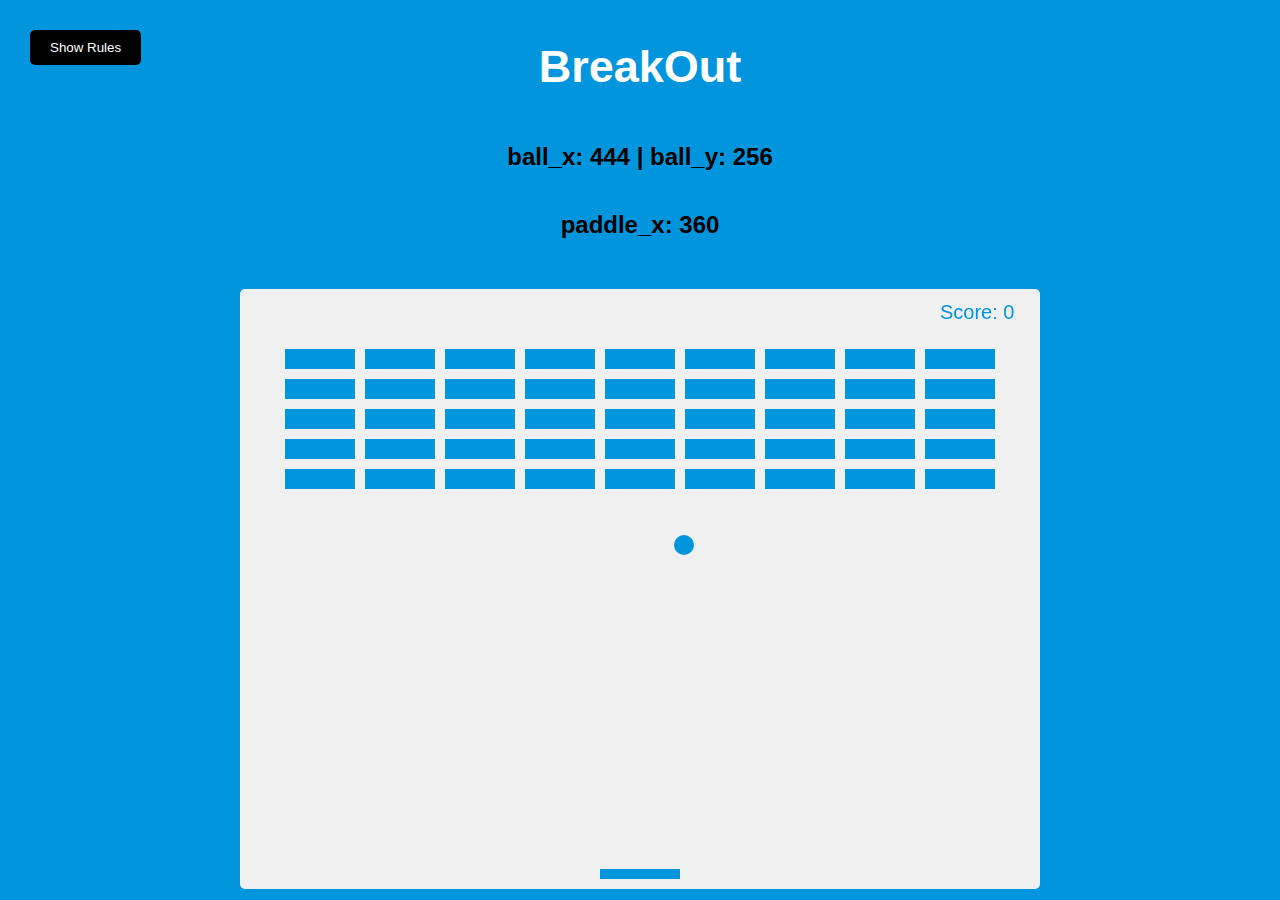
<file: BreakoutGame/index.html>
<!DOCTYPE html>
<html lang="en">
    <head>
        <meta charset="UTF-8">
        <meta name="viewport" content="width=device-width, initial-scale=1.0">
        <title>Breakout Game</title>
        <link rel="stylesheet" href="style.css">
    </head>
    <body>
        <h1>BreakOut</h1>
        <div id="ball_xy" style="text-align: center;"></div>
        <div id="paddle_x" style="text-align: center; margin-bottom: 30px;"></div>
        <button id="rules-btn" class="btn rules-btn">Show Rules</button>
        <div id="rules" class="rules">
            <h2>How to play</h2>
            <p>Use your left & right keys to move the paddle to bounce the ball up & break the blocks.<br>
                If you miss the ball, your score & the blocks will reset
            </p>
            <button id="close-btn" class="btn">Close</button>
        </div>
        <canvas id="canvas" width="800" height="600"></canvas>
        <script src="script.js"></script>
    </body>
</html>
</file>
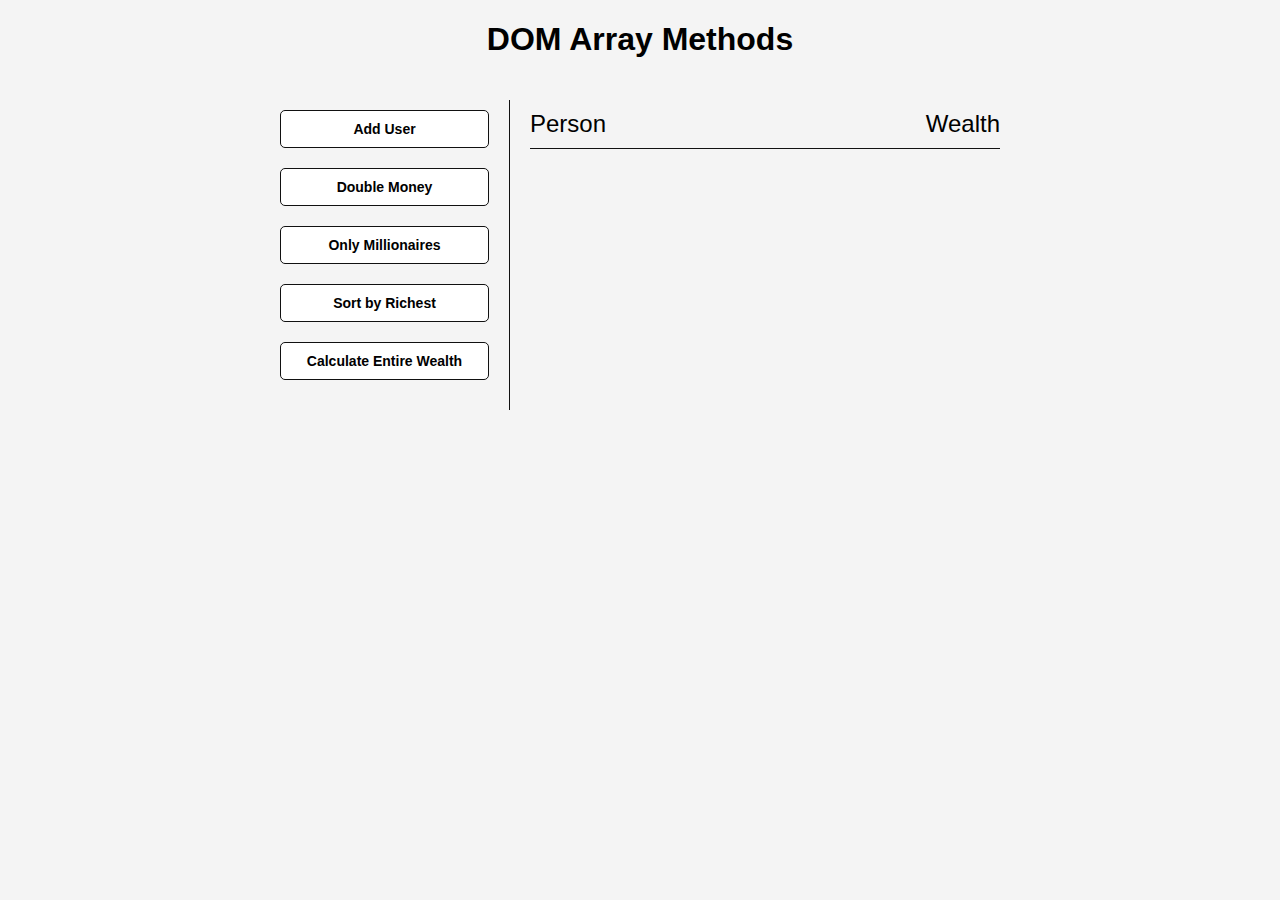
<file: DOMArrayMethods/index.html>
<!DOCTYPE html>
<html lang="en">
    <head>
        <meta charset="UTF-8">
        <meta name="viewport" content="width=device-width, initial-scale=1.0">
        <link rel="stylesheet" href="style.css">
        <title>DOM Array Methods</title>
    </head>
    <body>
        <h1>DOM Array Methods</h1>

        <div class="container">
            <aside>
                <button id="add-user">Add User</button>
                <button id="double-wealth">Double Money</button>
                <button id="millionaires">Only Millionaires</button>
                <button id="sort-by-richest">Sort by Richest</button>
                <button id="calculate-wealth">Calculate Entire Wealth</button>
            </aside>

            <main id="main">
                <h2><strong>Person</strong> Wealth</h2>
            </main>
        </div>

        <script src="script.js"></script>
    </body>
</html>
</file>
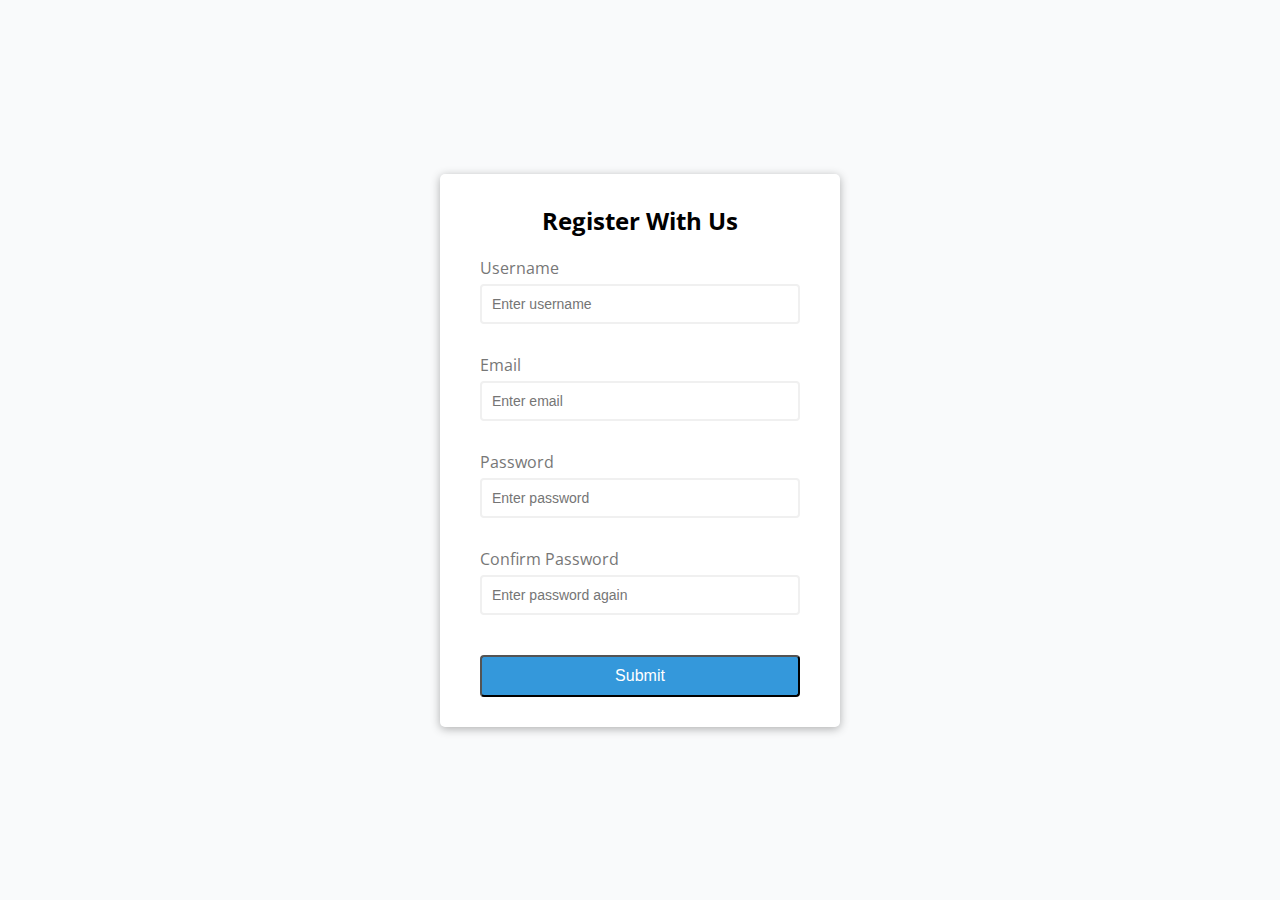
<file: FormValidator/index.html>
<!DOCTYPE html>
<html lang="en">

<head>
    <meta charset="UTF-8">
    <meta name="viewport" content="width=device-width, initial-scale=1.0">
    <link rel="stylesheet" href="style.css">
    <title>1 - Form Validator</title>
</head>

<body>
    <div class="container">
        <form id="form">
            <h2>Register With Us</h2>
            <div class="form-control">
                <label for="username">Username</label>
                <input type="text" placeholder="Enter username" id="username">
                <small>Error message</small>
            </div>
            <div class="form-control">
                <label for="email">Email</label>
                <input type="text" placeholder="Enter email" id="email">
                <small>Error message</small>
            </div>
            <div class="form-control">
                <label for="password">Password</label>
                <input type="password" placeholder="Enter password" id="password">
                <small>Error message</small>
            </div>
            <div class="form-control">
                <label for="confirmed_password">Confirm Password</label>
                <input type="password" placeholder="Enter password again" id="confirmed-password">
                <small>Error message</small>
            </div>
            <button>Submit</button>
        </form>
    </div>
    <!-- <script src="script_1.js"></script> -->
    <script src="script_2.js"></script>
</body>

</html>
</file>
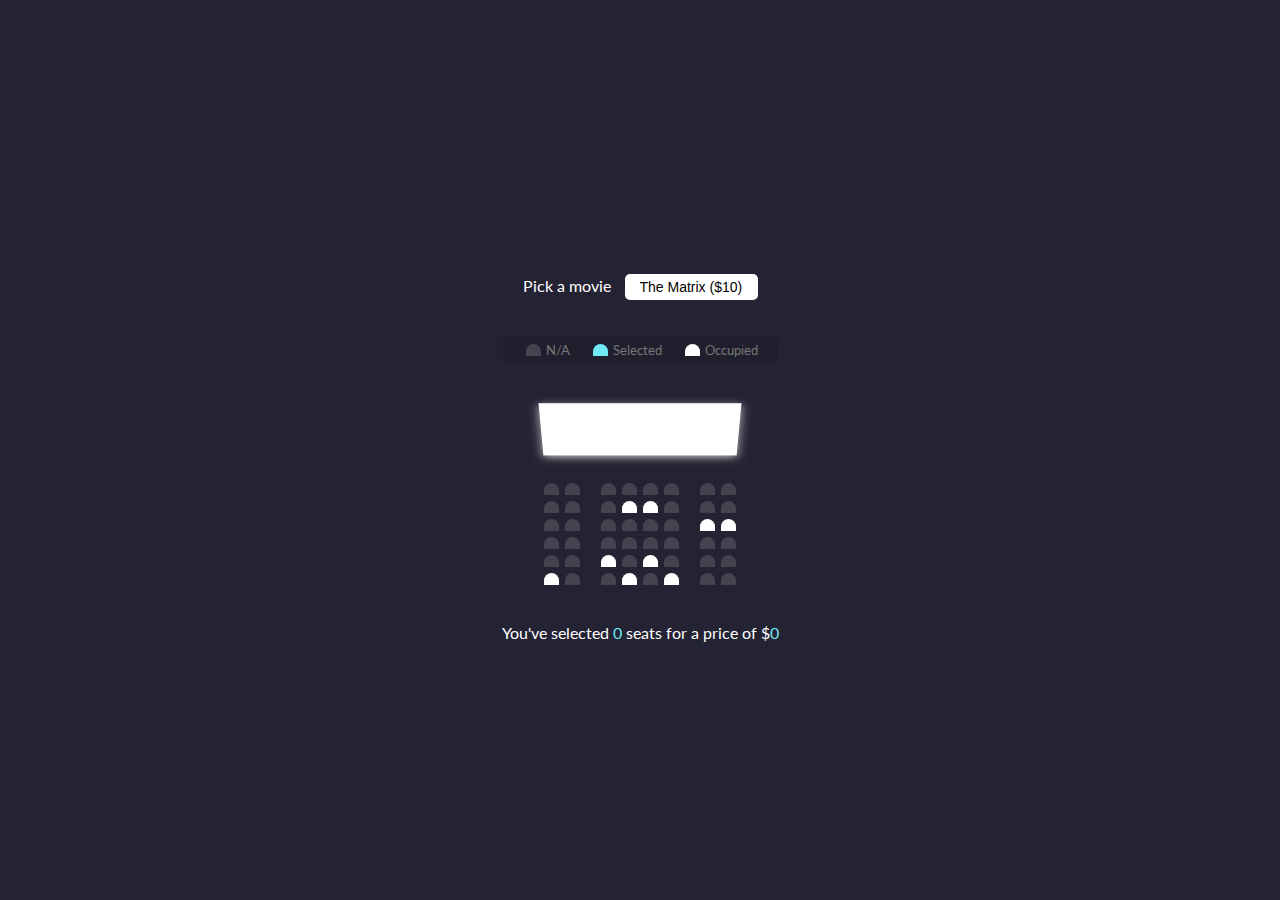
<file: MovieSeatBooking/index.html>
<!DOCTYPE html>
<html lang="en">

<head>
    <meta charset="UTF-8">
    <meta name="viewport" content="width=device-width, initial-scale=1.0">
    <link rel="stylesheet" href="style.css">
    <title>Movie Seat Booking App</title>
</head>

<body>
    <div class="movie-container">
        <label>Pick a movie</label>
        <select id="movie">
            <option value="10">The Matrix ($10)</option>
            <option value="12">Fight Club ($12)</option>
            <option value="8">Snatch ($8)</option>
            <option value="9">Jaws ($9)</option>
        </select>
    </div>
    <ul class="showcase">
        <li>
            <div class="seat"></div>
            <small>N/A</small>
        </li>
        <li>
            <div class="seat selected"></div>
            <small>Selected</small>
        </li>
        <li>
            <div class="seat occupied"></div>
            <small>Occupied</small>
        </li>
    </ul>
    <div class="container">
        <div class="screen"></div>
        <div class="row">
            <div class="seat"></div>
            <div class="seat"></div>
            <div class="seat"></div>
            <div class="seat"></div>
            <div class="seat"></div>
            <div class="seat"></div>
            <div class="seat"></div>
            <div class="seat"></div>
        </div>
        <div class="row">
            <div class="seat"></div>
            <div class="seat"></div>
            <div class="seat"></div>
            <div class="seat occupied"></div>
            <div class="seat occupied"></div>
            <div class="seat"></div>
            <div class="seat"></div>
            <div class="seat"></div>
        </div>
        <div class="row">
            <div class="seat"></div>
            <div class="seat"></div>
            <div class="seat"></div>
            <div class="seat"></div>
            <div class="seat"></div>
            <div class="seat"></div>
            <div class="seat occupied"></div>
            <div class="seat occupied"></div>
        </div>
        <div class="row">
            <div class="seat"></div>
            <div class="seat"></div>
            <div class="seat"></div>
            <div class="seat"></div>
            <div class="seat"></div>
            <div class="seat"></div>
            <div class="seat"></div>
            <div class="seat"></div>
        </div>
        <div class="row">
            <div class="seat"></div>
            <div class="seat"></div>
            <div class="seat occupied"></div>
            <div class="seat"></div>
            <div class="seat occupied"></div>
            <div class="seat"></div>
            <div class="seat"></div>
            <div class="seat"></div>
        </div>
        <div class="row">
            <div class="seat occupied"></div>
            <div class="seat"></div>
            <div class="seat"></div>
            <div class="seat occupied"></div>
            <div class="seat"></div>
            <div class="seat occupied"></div>
            <div class="seat"></div>
            <div class="seat"></div>
        </div>
    </div>
    <p class="text">You've selected <span id="count">0</span> seats for a price of $<span id="total">0</span></p>
    <script src="script.js"></script>
</body>

</html>
</file>
<file: BreakoutGame/style.css>
* {box-sizing: border-box;}

body {
    background: #0095dd;
    display: flex;
    flex-direction: column;
    align-items: center;
    justify-content: center;
    font-family: Arial, Helvetica, sans-serif;
    min-height: 100vh;
    margin: 0;
}

h1 {
    font-size: 45px;
    color: #fff;
}

#canvas {
    background: #f0f0f0;
    display: block;
    border-radius: 5px;
}

.btn {
    cursor: pointer;
    border: 0;
    padding: 10px 20px;
    background: #000;
    color: #fff;
    border-radius: 5px;
}

.btn:hover {background: #222;}

.btn:focus {outline: 0;}

.btn:active {transform: scale(0.98);}

.rules-btn {
    position: absolute;
    top: 30px;
    left: 30px;
}

.rules {
    position: absolute;
    top: 0;
    left: 0;
    background: #333;
    color: #fff;
    min-height: 100vh;
    width: 400px;
    padding: 20px;
    line-height: 1.5;
    transform: translateX(-400px);
    transition: transform 1s ease-in-out;
}

.rules.show {transform: translateX(0);}
</file>
<file: DOMArrayMethods/style.css>
* {box-sizing: border-box;}

body {
    background: #f4f4f4;
    font-family: Arial, Helvetica, sans-serif;
    display: flex;
    flex-direction: column;
    align-items: center;
    margin: 0;
    min-height: 100vh;
}

.container {
    display: flex;
    padding: 20px;
    margin: 0 auto;
    max-width: 100%;
    width: 800px;
}

aside {
    padding: 10px 20px;
    width: 250px;
    border-right: 1px solid #111;
}

button {
    cursor: pointer;
    background: #fff;
    border: 1px solid #111;
    border-radius: 5px;
    display: block;
    width: 100%;
    padding: 10px;
    margin-bottom: 20px;
    font-weight: bold;
    font-size: 14px;
}

main {
    flex: 1;
    padding: 10px 20px;
}

h2 {
    border-bottom: 1px solid #111;
    padding-bottom: 10px;
    display: flex;
    justify-content: space-between;
    font-weight: 300;
    margin: 0 0 20px;
}

h3 {
    border-bottom: 1px solid #111;
    padding: 10px;
    display: flex;
    justify-content: space-between;
    font-weight: 300;
    margin: 20px 0 0;
    background: #fff;
}

.person {
    display: flex;
    justify-content: space-between;
    font-size: 20px;
    margin-bottom: 10px;
}
</file>
<file: FormValidator/style.css>
@import url("https://fonts.googleapis.com/css2?family=Open+Sans:wght@600&display=swap");

/* define css variables */
:root {
  --success-color: #2ecc71;
  --error-color: #e74c3c;
}

* {
  box-sizing: border-box;
}

body {
  background: #f9fafb;
  font-family: "Open Sans", sans-serif;
  display: flex;
  align-items: center;
  justify-content: center;
  min-height: 100vh;
  margin: 0;
}

.container {
  background: #fff;
  border-radius: 5px;
  box-shadow: 0 2px 10px rgba(0, 0, 0, 0.3);
  width: 400px;
}

#form {
  padding: 30px 40px;
}

h2 {
  text-align: center;
  margin: 0 0 20px;
}

.form-control {
  margin-bottom: 10px;
  padding-bottom: 20px;
  position: relative;
}

.form-control label {
  display: block;
  margin-bottom: 5px;
  color: #777;
}

.form-control input {
  border: 2px solid #f0f0f0;
  width: 100%;
  font-size: 14px;
  padding: 10px;
  display: block;
  border-radius: 4px;
}

.form-control input:focus {
  outline: 0;
  border-color: #777;
}

/* success/error states of input fields */
.form-control.success input {
  border-color: var(--success-color);
}

.form-control.error input {
  border-color: var(--error-color);
}

.form-control small {
  color: var(--error-color);
  position: absolute;
  visibility: hidden;
  left: 0;
  bottom: 0;
}

/* if 1 of the input fields gets invalid data, the 'error' class is added to small */
.form-control.error small {
  visibility: visible;
}

#form button {
  cursor: pointer;
  color: #fff;
  border-radius: 4px;
  border-radius: 2px solid #3498db;
  background: #3498db;
  display: block;
  font-size: 16px;
  padding: 10px;
  margin-top: 20px;
  width: 100%;
}
</file>
<file: MovieSeatBooking/style.css>
@import url("https://fonts.googleapis.com/css?family=Lato&display=swap");

* {
  box-sizing: border-box;
}

body {
  background-color: #242333;
  color: #fff;
  display: flex;
  flex-direction: column;
  align-items: center;
  justify-content: center;
  height: 100vh;
  font-family: "Lato", sans-serif;
  margin: 0;
}

.movie-container {
  margin: 20px 0;
}

.movie-container select {
  background-color: #fff;
  border: 0;
  border-radius: 5px;
  font-size: 14px;
  margin-left: 10px;
  padding: 5px 15px 5px 15px;
  -moz-appearance: none;
  -webkit-appearance: none;
  appearance: none;
}

.container {
  perspective: 1000px;
  margin-bottom: 30px;
}

.seat {
  background-color: #444451;
  height: 12px;
  width: 15px;
  margin: 3px;
  border-top-left-radius: 10px;
  border-top-right-radius: 10px;
}

.seat.selected {
  background-color: #6feaf6;
}

.seat.occupied {
  background-color: #fff;
}

.seat:nth-of-type(2) {
  margin-right: 18px;
}

.seat:nth-last-of-type(2) {
  margin-left: 18px;
}

.seat:not(.occupied):hover {
  cursor: pointer;
  transform: scale(1.2);
}

.showcase .seat:not(.occupied):hover {
  cursor: default;
  transform: scale(1);
}

.showcase {
  background: rgba(0, 0, 0, 0.1);
  padding: 5px 10px;
  border-radius: 5px;
  color: #777;
  list-style-type: none;
  display: flex;
  justify-content: space-between;
}

.showcase li {
  display: flex;
  align-items: center;
  justify-content: center;
  margin: 0 10px;
}

.showcase li small {
  margin-left: 2px;
}

.row {
  display: flex;
}

.screen {
  background-color: #fff;
  height: 70px;
  width: 100%;
  margin: 15px 0;
  transform: rotateX(-45deg);
  box-shadow: 0 3px 10px rgba(255, 255, 255, 0.7);
}

p.text {
  margin: 5px 0;
}

p.text span {
  color: #6feaf6;
}
</file>
